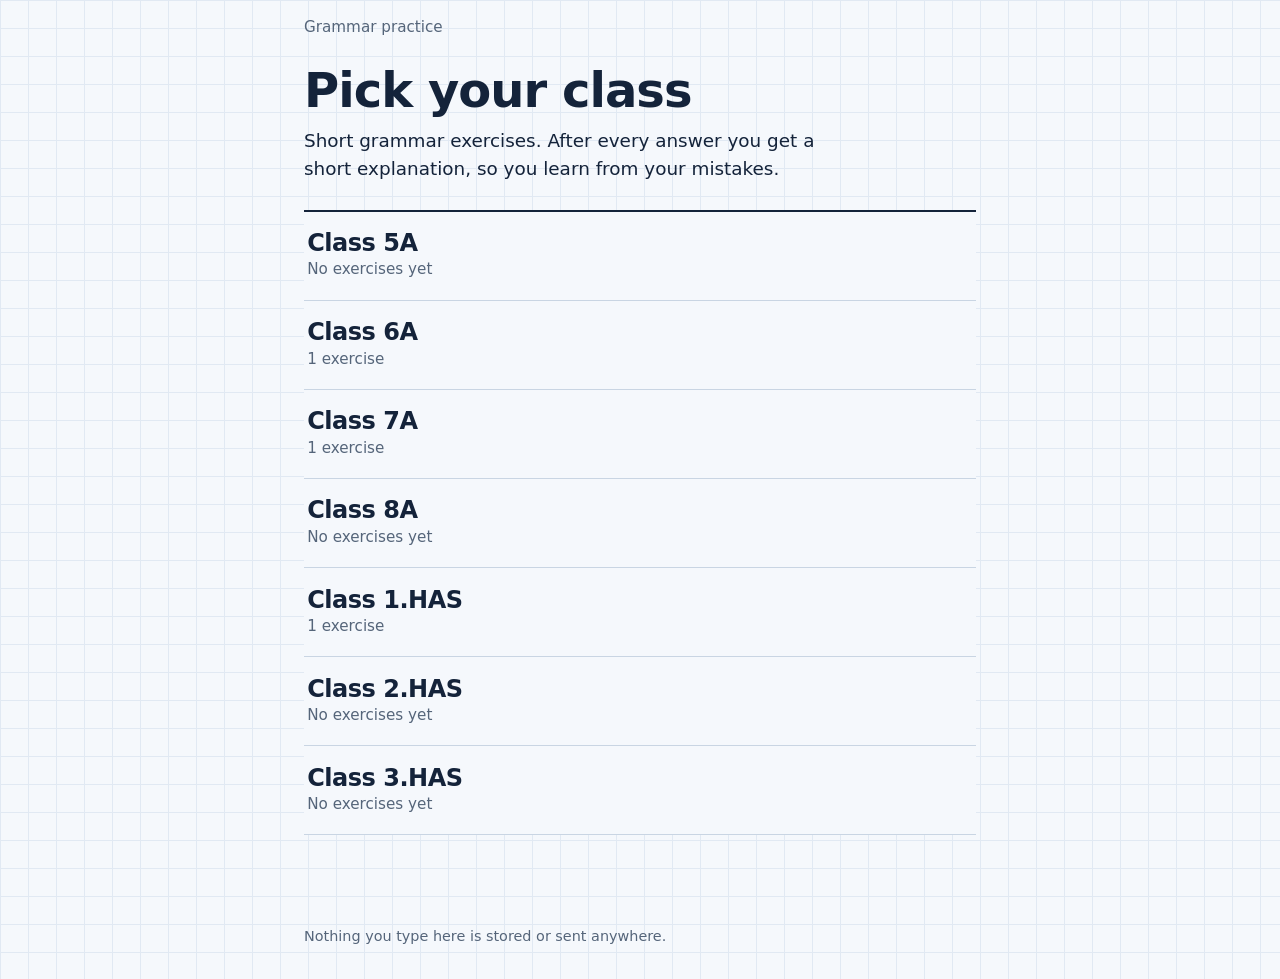
<file: index.html>
<!doctype html>
<html lang="en">
<head>
  <meta charset="utf-8">
  <meta name="viewport" content="width=device-width, initial-scale=1">
  <title>Grammar practice</title>
  <meta name="description" content="Short interactive grammar exercises with instant explanations.">
  <link rel="icon" href="data:,">
  <link rel="stylesheet" href="shared/style.css">
</head>
<body>
  <a class="skip" href="#app">Skip to the classes</a>
  <header class="top">
    <span class="brand">Grammar practice</span>
  </header>
  <main id="app" tabindex="-1">
    <h1>Pick your class</h1>
    <p class="lede">Short grammar exercises. After every answer you get a short explanation, so you learn from your mistakes.</p>
    <ul class="topic-list" id="classes"></ul>
    <noscript><p>These exercises need JavaScript. Please turn it on in your browser.</p></noscript>
  </main>
  <footer>Nothing you type here is stored or sent anywhere.</footer>
  <script src="topics.js"></script>
  <script src="shared/hub.js"></script>
  <script>window.PracticeHub.renderClasses(document.getElementById("classes"));</script>
</body>
</html>
</file>
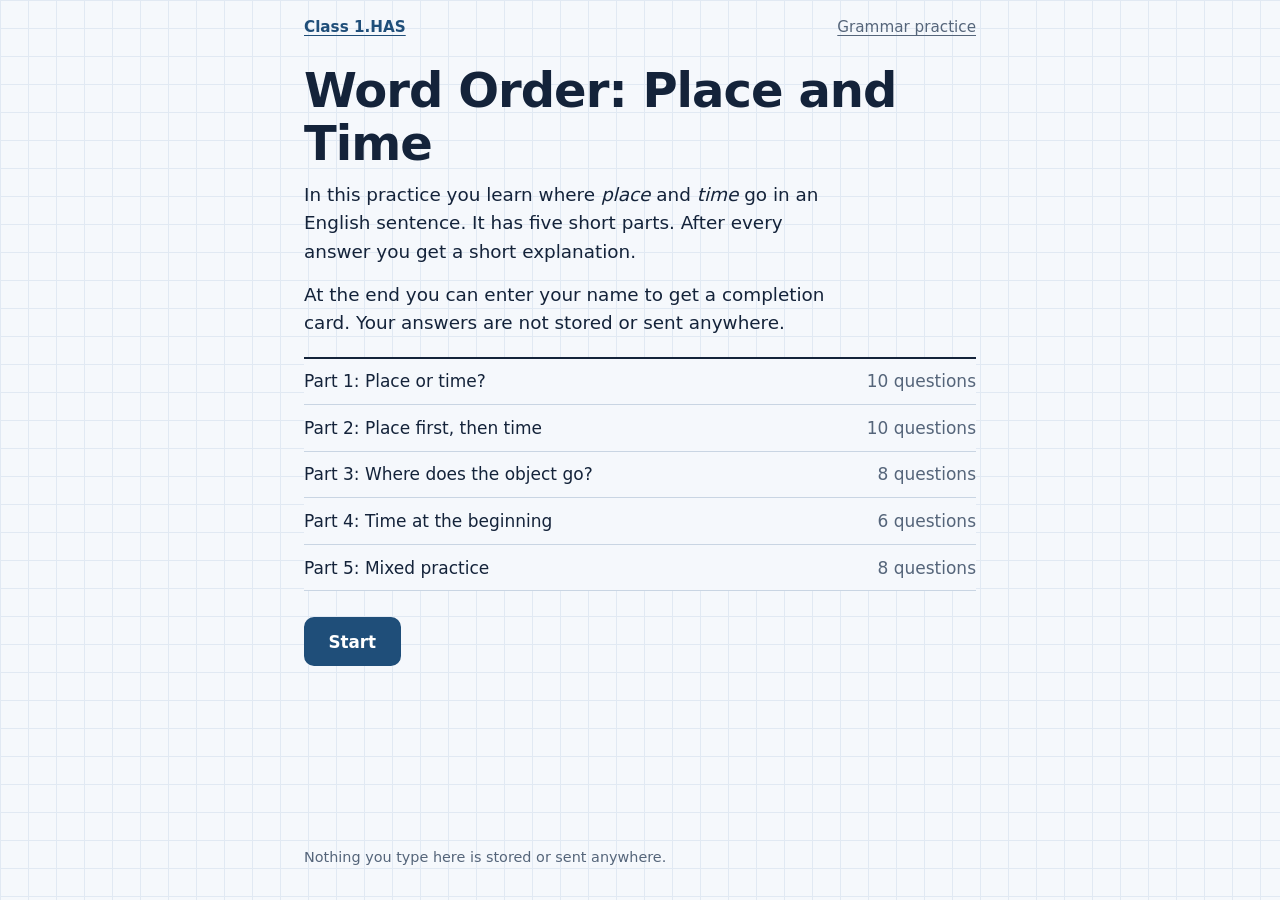
<file: 1has-word-order-1/index.html>
<!doctype html>
<html lang="en">
<head>
  <meta charset="utf-8">
  <meta name="viewport" content="width=device-width, initial-scale=1">
  <title>Word Order: Place and Time</title>
  <meta name="description" content="Interactive practice for English word order: place before time.">
  <link rel="icon" href="data:,">
  <link rel="stylesheet" href="../shared/style.css">
</head>
<body>
  <a class="skip" href="#app">Skip to the exercise</a>
  <header class="top">
    <a href="../class.html?c=1.HAS">Class 1.HAS</a>
    <a class="brand" href="../index.html">Grammar practice</a>
  </header>
  <main id="app" tabindex="-1">
    <noscript><p>This exercise needs JavaScript. Please turn it on in your browser.</p></noscript>
  </main>
  <footer>Nothing you type here is stored or sent anywhere.</footer>
  <script src="../shared/code.js"></script>
  <script src="data.js"></script>
  <script src="../shared/engine.js"></script>
</body>
</html>
</file>
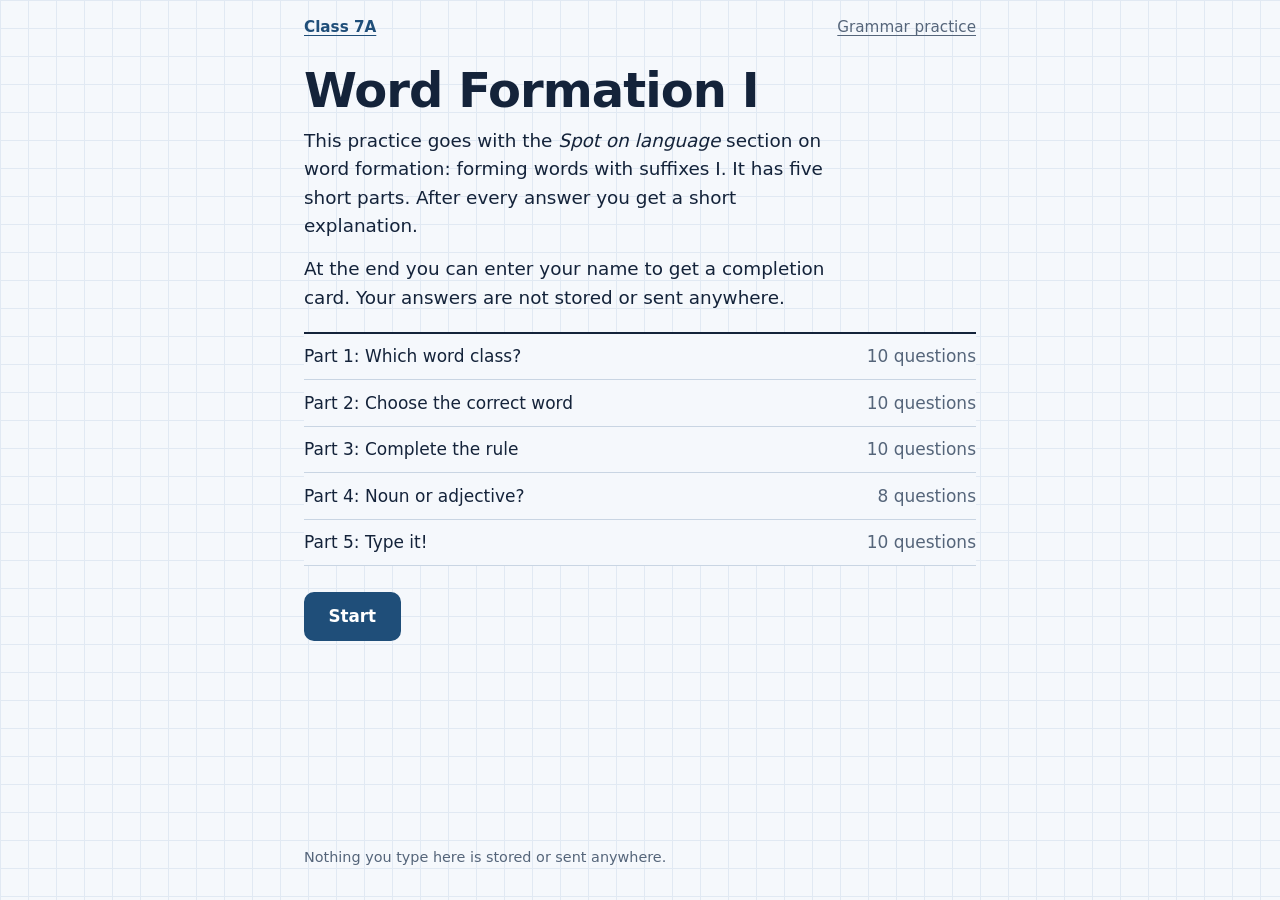
<file: 7a-word-formation-1/index.html>
<!doctype html>
<html lang="en">
<head>
  <meta charset="utf-8">
  <meta name="viewport" content="width=device-width, initial-scale=1">
  <title>Word Formation I: practice</title>
  <meta name="description" content="Interactive practice: forming words with suffixes.">
  <link rel="icon" href="data:,">
  <link rel="stylesheet" href="../shared/style.css">
</head>
<body>
  <a class="skip" href="#app">Skip to the exercise</a>
  <header class="top">
    <a href="../class.html?c=7A">Class 7A</a>
    <a class="brand" href="../index.html">Grammar practice</a>
  </header>
  <main id="app" tabindex="-1">
    <noscript><p>This exercise needs JavaScript. Please turn it on in your browser.</p></noscript>
  </main>
  <footer>Nothing you type here is stored or sent anywhere.</footer>
  <script src="../shared/code.js"></script>
  <script src="data.js"></script>
  <script src="../shared/engine.js"></script>
</body>
</html>
</file>
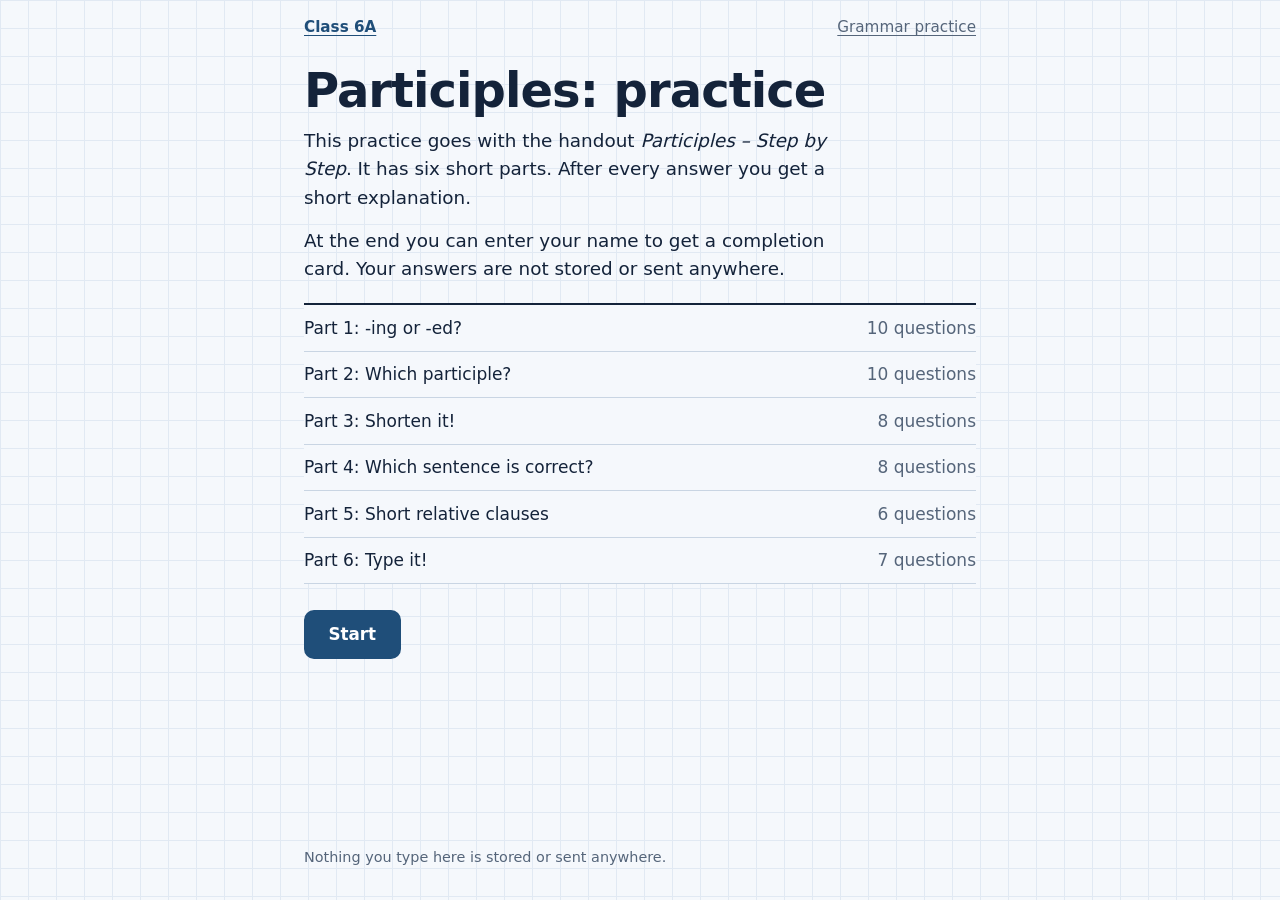
<file: participles/index.html>
<!doctype html>
<html lang="en">
<head>
  <meta charset="utf-8">
  <meta name="viewport" content="width=device-width, initial-scale=1">
  <title>Participles: practice</title>
  <meta name="description" content="Interactive practice for participles: -ing and -ed adjectives, participle clauses and short relative clauses.">
  <link rel="icon" href="data:,">
  <link rel="stylesheet" href="../shared/style.css">
</head>
<body>
  <a class="skip" href="#app">Skip to the exercise</a>
  <header class="top">
    <a href="../class.html?c=6A">Class 6A</a>
    <a class="brand" href="../index.html">Grammar practice</a>
  </header>
  <main id="app" tabindex="-1">
    <noscript><p>This exercise needs JavaScript. Please turn it on in your browser.</p></noscript>
  </main>
  <footer>Nothing you type here is stored or sent anywhere.</footer>
  <script src="../shared/code.js"></script>
  <script src="data.js"></script>
  <script src="../shared/engine.js"></script>
</body>
</html>
</file>
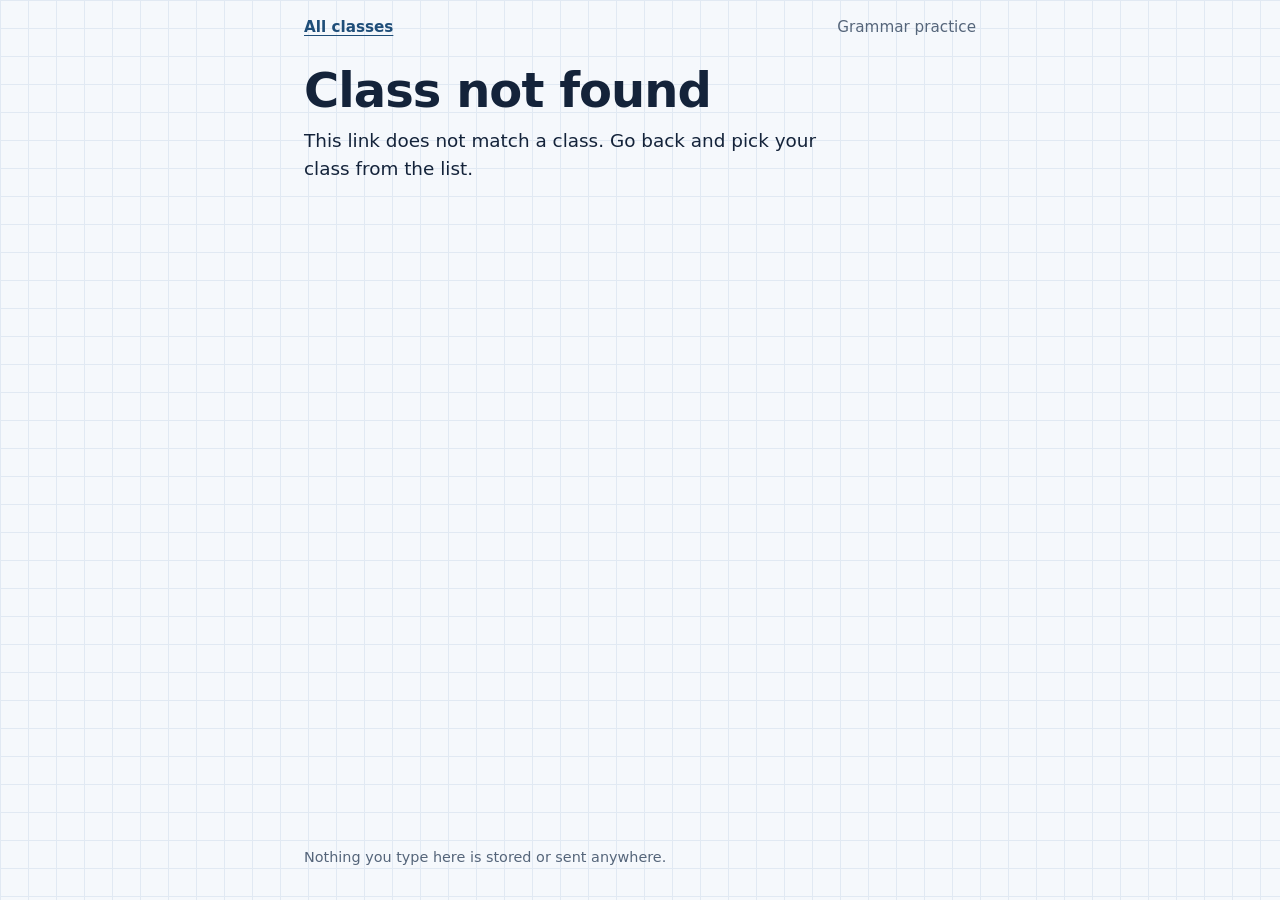
<file: class.html>
<!doctype html>
<html lang="en">
<head>
  <meta charset="utf-8">
  <meta name="viewport" content="width=device-width, initial-scale=1">
  <title>Grammar practice: exercises</title>
  <link rel="icon" href="data:,">
  <link rel="stylesheet" href="shared/style.css">
</head>
<body>
  <a class="skip" href="#app">Skip to the exercises</a>
  <header class="top">
    <a href="index.html">All classes</a>
    <span class="brand">Grammar practice</span>
  </header>
  <main id="app" tabindex="-1">
    <h1 id="heading">Exercises</h1>
    <p class="lede" id="lede"></p>
    <ul class="topic-list" id="topics"></ul>
    <noscript><p>These exercises need JavaScript. Please turn it on in your browser.</p></noscript>
  </main>
  <footer>Nothing you type here is stored or sent anywhere.</footer>
  <script src="topics.js"></script>
  <script src="shared/hub.js"></script>
  <script>
    (function () {
      var hub = window.PracticeHub;
      var cls = hub.currentClass();
      var heading = document.getElementById("heading");
      var lede = document.getElementById("lede");
      var list = document.getElementById("topics");
      if (!cls) {
        heading.textContent = "Class not found";
        lede.textContent = "This link does not match a class. Go back and pick your class from the list.";
        return;
      }
      document.title = cls.title + ": grammar practice";
      heading.textContent = cls.title;
      hub.renderTopics(list, cls.id);
      lede.textContent = list.children.length
        ? "Pick an exercise. After every answer you get a short explanation, so you learn from your mistakes."
        : "There are no exercises for this class yet.";
    })();
  </script>
</body>
</html>
</file>
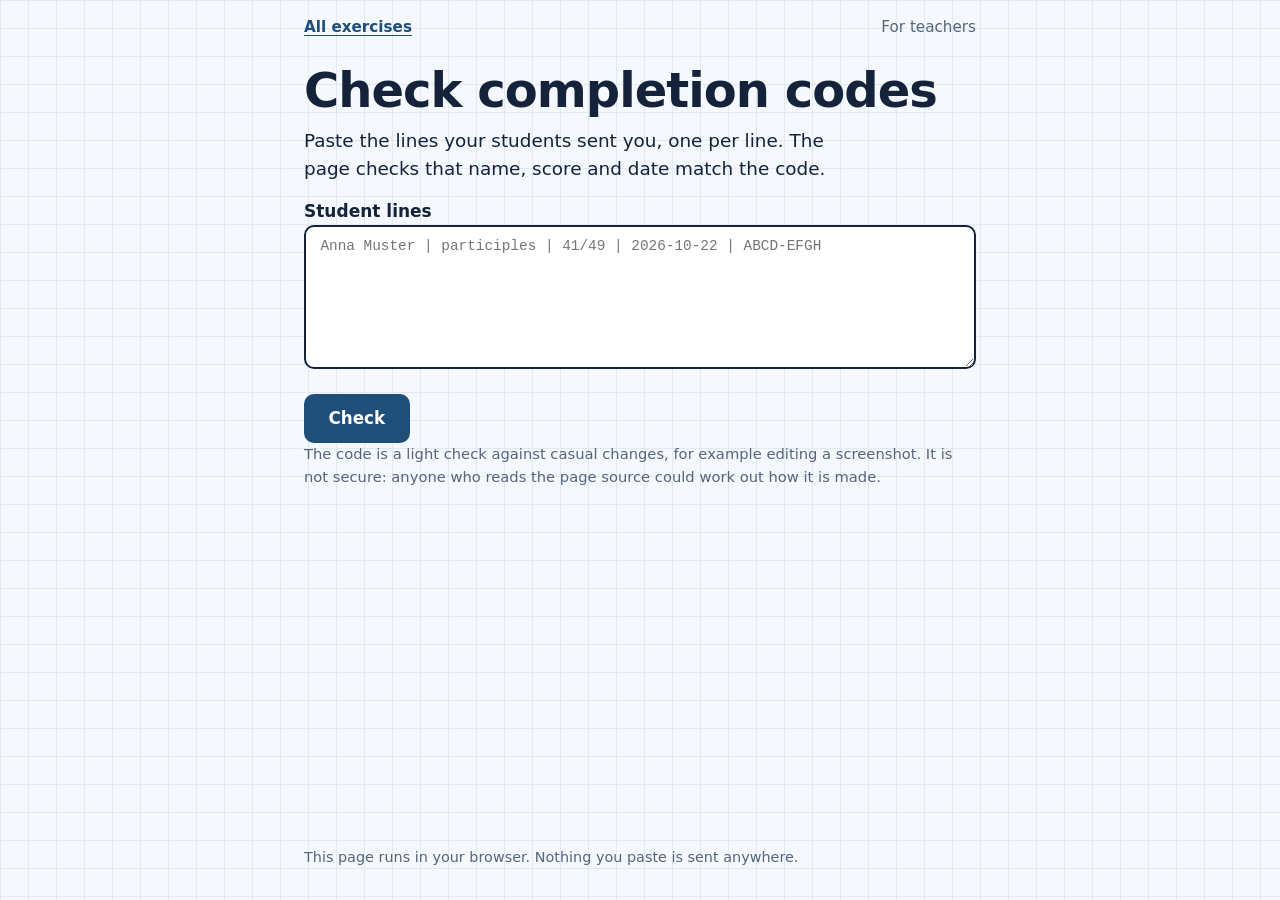
<file: verify.html>
<!doctype html>
<html lang="en">
<head>
  <meta charset="utf-8">
  <meta name="viewport" content="width=device-width, initial-scale=1">
  <title>Check completion codes</title>
  <meta name="robots" content="noindex">
  <link rel="icon" href="data:,">
  <link rel="stylesheet" href="shared/style.css">
</head>
<body>
  <a class="skip" href="#app">Skip to the checker</a>
  <header class="top">
    <a href="index.html">All exercises</a>
    <span class="brand">For teachers</span>
  </header>
  <main id="app" tabindex="-1">
    <h1>Check completion codes</h1>
    <p class="lede">Paste the lines your students sent you, one per line. The page checks that name, score and date match the code.</p>
    <label for="paste"><strong>Student lines</strong></label>
    <textarea class="paste" id="paste" spellcheck="false" placeholder="Anna Muster | participles | 41/49 | 2026-10-22 | ABCD-EFGH"></textarea>
    <div class="actions"><button type="button" class="btn" id="go">Check</button></div>
    <div id="out" role="status"></div>
    <p class="fine">The code is a light check against casual changes, for example editing a screenshot. It is not secure: anyone who reads the page source could work out how it is made.</p>
  </main>
  <footer>This page runs in your browser. Nothing you paste is sent anywhere.</footer>
  <script src="topics.js"></script>
  <script src="shared/code.js"></script>
  <script>
    (function () {
      var Code = window.PracticeCode;
      var titles = {};
      (window.TOPICS || []).forEach(function (t) { titles[t.id] = t.title + " (" + t.class + ")"; });

      function cell(text, cls) {
        var td = document.createElement("td");
        td.textContent = text;
        if (cls) td.className = cls;
        return td;
      }

      document.getElementById("go").addEventListener("click", function () {
        var out = document.getElementById("out");
        out.textContent = "";
        var lines = document.getElementById("paste").value.split(/\r?\n/).filter(function (l) { return l.trim(); });
        if (!lines.length) { out.textContent = "Paste at least one line first."; return; }

        var table = document.createElement("table");
        table.className = "results";
        var head = document.createElement("tr");
        ["Name", "Exercise", "Score", "Date", "Check"].forEach(function (t) {
          var th = document.createElement("th");
          th.textContent = t;
          head.appendChild(th);
        });
        table.appendChild(head);

        lines.forEach(function (l) {
          var tr = document.createElement("tr");
          var p = Code.parse(l);
          if (!p) {
            tr.appendChild(cell(l));
            var td = cell("Could not read this line (expected: name | exercise | score | date | code)", "status-no");
            td.colSpan = 4;
            tr.appendChild(td);
          } else {
            var ok = Code.check(p);
            tr.appendChild(cell(p.name));
            tr.appendChild(cell(titles[p.topic] || p.topic));
            tr.appendChild(cell(p.score + " of " + p.total));
            tr.appendChild(cell(p.date.split("-").reverse().join(".")));
            tr.appendChild(cell(ok ? "✓ Code matches" : "✗ Does not match", ok ? "status-ok" : "status-no"));
          }
          table.appendChild(tr);
        });
        out.appendChild(table);
      });
    })();
  </script>
</body>
</html>
</file>
<file: shared/style.css>
/* Grammar practice – shared styles.
   Look: squared exercise-book paper, navy ink, highlighter gaps, teacher-pen marks.
   No external fonts or requests on purpose (works offline, nothing is sent anywhere). */

:root {
  color-scheme: light dark;
  --paper: #f5f8fc;
  --grid: #e1e9f3;
  --sheet: #ffffff;
  --ink: #14233a;
  --muted: #55657a;
  --line: #c9d5e3;
  --pen: #1f4e79;          /* buttons, borders */
  --pen-strong: #173a5c;   /* hover */
  --link: #1f4e79;
  --on-pen: #ffffff;
  --soft: #e6eef7;
  --mark: #ffe45c;         /* highlighter */
  --good: #137a41;
  --good-bg: #dff3e6;
  --good-line: #78c496;
  --bad: #b8312b;
  --bad-bg: #fbe5e2;
  --bad-line: #e8998f;
  --sans: "Avenir Next", "Segoe UI Variable Text", "Segoe UI", system-ui, -apple-system, Roboto, "Helvetica Neue", Arial, sans-serif;
  --mono: ui-monospace, "SF Mono", "Cascadia Mono", Consolas, "Liberation Mono", monospace;
}

@media (prefers-color-scheme: dark) {
  :root {
    --paper: #0e1621;
    --grid: #172334;
    --sheet: #152030;
    --ink: #e8eef5;
    --muted: #9db0c4;
    --line: #2c3c52;
    --pen: #2f6aa3;
    --pen-strong: #3a7cba;
    --link: #8cc0f0;
    --soft: #1b2a3d;
    --mark: #6b5c12;
    --good: #75d69f;
    --good-bg: #13301f;
    --good-line: #2f6f4a;
    --bad: #ff9f95;
    --bad-bg: #3a1b19;
    --bad-line: #7b3a35;
  }
}

* { box-sizing: border-box; }

html { -webkit-text-size-adjust: 100%; }

body {
  margin: 0;
  min-height: 100vh;
  display: flex;
  flex-direction: column;
  font-family: var(--sans);
  font-size: 1.0625rem;
  line-height: 1.55;
  color: var(--ink);
  background-color: var(--paper);
  background-image:
    linear-gradient(var(--grid) 1px, transparent 1px),
    linear-gradient(90deg, var(--grid) 1px, transparent 1px);
  background-size: 28px 28px;
}

.skip {
  position: absolute; left: -999px; top: 0;
  background: var(--ink); color: var(--paper); padding: .5rem .8rem; z-index: 10;
}
.skip:focus { left: .5rem; top: .5rem; }

.sr-only {
  position: absolute; width: 1px; height: 1px; margin: -1px; padding: 0;
  overflow: hidden; clip: rect(0 0 0 0); white-space: nowrap; border: 0;
}

/* ---------- page frame ---------- */
.top {
  width: 100%; max-width: 44rem; margin: 0 auto;
  padding: 1rem 1rem 0;
  display: flex; justify-content: space-between; align-items: baseline; gap: 1rem;
  font-size: .95rem;
}
.top a { color: var(--link); font-weight: 600; text-underline-offset: 3px; }
.top .brand, .top a.brand { color: var(--muted); font-weight: 400; }

main {
  width: 100%; max-width: 44rem; margin: 0 auto;
  padding: 1.5rem 1rem 3rem; flex: 1;
}
main:focus { outline: none; }

footer {
  width: 100%; max-width: 44rem; margin: 0 auto;
  padding: 1rem 1rem 2rem; color: var(--muted); font-size: .9rem;
}

h1, h2, h3 { line-height: 1.12; letter-spacing: -.02em; margin: 0 0 .6rem; font-weight: 800; }
h1 { font-size: clamp(2.1rem, 7vw, 3rem); }
h2 { font-size: clamp(1.6rem, 5vw, 2.1rem); }
h3 { font-size: 1.15rem; letter-spacing: -.01em; }
h1:focus, h2:focus, .instruction:focus { outline: none; }
p { margin: 0 0 .9rem; }
.nb { white-space: nowrap; }

:focus-visible { outline: 3px solid var(--link); outline-offset: 3px; border-radius: 6px; }

/* ---------- buttons ---------- */
.btn {
  font: inherit; font-weight: 700; font-size: 1.05rem;
  min-height: 3rem; padding: .6rem 1.4rem;
  border-radius: 10px; border: 2px solid var(--pen);
  background: var(--pen); color: var(--on-pen); cursor: pointer;
}
.btn:hover { background: var(--pen-strong); border-color: var(--pen-strong); }
.btn.secondary { background: transparent; color: var(--link); }
.btn.secondary:hover { background: var(--soft); }
.btn:disabled { opacity: .55; cursor: default; }
.actions { display: flex; flex-wrap: wrap; gap: .7rem; margin-top: 1.1rem; }

/* ---------- intro, part intro ---------- */
.lede { font-size: 1.15rem; max-width: 34rem; }
.part-list { margin: 1.2rem 0 1.6rem; padding: 0; list-style: none; border-top: 2px solid var(--ink); }
.part-list li {
  display: flex; justify-content: space-between; gap: 1rem;
  padding: .6rem 0; border-bottom: 1px solid var(--line); background: var(--paper);
}
.part-list .count { color: var(--muted); white-space: nowrap; }

.rule {
  background: var(--sheet); border: 2px solid var(--ink); border-radius: 10px;
  padding: 1rem 1.2rem .4rem; margin: 1rem 0 1.4rem; max-width: 36rem;
}
.rule h3 { margin-bottom: .5rem; }
.rule ul { margin: 0 0 .7rem; padding-left: 1.2rem; }
.rule li { margin-bottom: .35rem; }

/* ---------- progress ---------- */
.progress { margin-bottom: 1.6rem; }
.progress-label { color: var(--muted); font-size: .95rem; margin-bottom: .4rem; }
.bar { height: 6px; background: var(--line); border-radius: 3px; overflow: hidden; }
.bar .fill { height: 100%; background: var(--pen); }

/* ---------- the question ---------- */
.instruction { font-weight: 700; margin-bottom: .6rem; }
.q {
  font-size: clamp(1.3rem, 4.4vw, 1.75rem); line-height: 1.5; font-weight: 560;
  max-width: 34rem; margin-bottom: 1.4rem; letter-spacing: -.005em;
}
.gap {
  display: inline-block; min-width: 5.5ch; padding: 0 .35em; margin: 0 .1em;
  text-align: center; font-weight: 700;
  background: var(--mark); border-bottom: 3px solid var(--ink);
}
.gap.filled {
  color: var(--good); border-bottom-color: var(--good);
  background-image: linear-gradient(var(--good-bg), var(--good-bg));
  background-repeat: no-repeat; background-size: 100% 100%;
  animation: sweep .4s ease-out;
}
@keyframes sweep { from { background-size: 0% 100%; } to { background-size: 100% 100%; } }

.options { display: grid; gap: .65rem; max-width: 36rem; }
.options.short { grid-template-columns: repeat(auto-fit, minmax(11rem, 1fr)); }
@media (min-width: 30rem) {
  .options.four { grid-template-columns: repeat(2, 1fr); }
}
.opt {
  position: relative; display: flex; align-items: center; gap: .8rem;
  width: 100%; min-height: 3.3rem; padding: .7rem 3rem .7rem .9rem;
  font: inherit; font-size: 1.05rem; text-align: left; color: var(--ink);
  background: var(--sheet); border: 2px solid var(--line); border-radius: 10px; cursor: pointer;
}
.opt:hover:not(:disabled) { border-color: var(--pen); background: var(--soft); }
.opt:disabled { cursor: default; color: var(--ink); }
.opt .key {
  flex: none; display: grid; place-items: center; width: 1.7rem; height: 1.7rem;
  border: 1.5px solid var(--line); border-radius: 50%; font-size: .85rem; color: var(--muted);
}
.opt.correct { border-color: var(--good-line); background: var(--good-bg); }
.opt.wrong { border-color: var(--bad-line); background: var(--bad-bg); }
.opt.dim { opacity: .6; }
.opt.correct::after, .opt.wrong::after {
  position: absolute; right: .9rem; top: 50%; transform: translateY(-50%);
  font-size: 1.5rem; font-weight: 800; line-height: 1;
}
.opt.correct::after { content: "\2713"; color: var(--good); }
.opt.wrong::after { content: "\2717"; color: var(--bad); }

.typed { display: flex; flex-wrap: wrap; gap: .7rem; max-width: 36rem; }
.answer {
  flex: 1 1 14rem; min-height: 3.3rem; padding: .6rem .9rem;
  font: inherit; font-size: 1.15rem; color: var(--ink);
  background: var(--sheet); border: 2px solid var(--ink); border-radius: 10px;
}
.answer.ok { border-color: var(--good-line); background: var(--good-bg); }
.answer.no { border-color: var(--bad-line); background: var(--bad-bg); }

.feedback {
  max-width: 36rem; margin-top: 1.2rem; padding: .9rem 1.1rem .3rem;
  border-left: 6px solid; border-radius: 0 10px 10px 0; background: var(--sheet);
}
.feedback.ok { border-color: var(--good); background: var(--good-bg); }
.feedback.no { border-color: var(--bad); background: var(--bad-bg); }
.fb-head { font-weight: 800; font-size: 1.1rem; margin-bottom: .4rem; }
.feedback.ok .fb-head { color: var(--good); }
.feedback.no .fb-head { color: var(--bad); }

/* ---------- results ---------- */
.score { font-size: clamp(3rem, 14vw, 5rem); font-weight: 800; letter-spacing: -.03em; line-height: 1; margin: .2rem 0 .4rem; }
.score small { font-size: .4em; font-weight: 600; color: var(--muted); letter-spacing: 0; }
.part-scores { list-style: none; margin: 1rem 0 1.6rem; padding: 0; max-width: 30rem; border-top: 2px solid var(--ink); }
.part-scores li { display: flex; justify-content: space-between; padding: .45rem 0; border-bottom: 1px solid var(--line); background: var(--paper); }

.mistakes { margin: 1.4rem 0; padding: 0; list-style: none; max-width: 38rem; }
.mistakes > li { background: var(--sheet); border: 1px solid var(--line); border-radius: 10px; padding: .9rem 1.1rem .4rem; margin-bottom: .8rem; }
.m-q { font-weight: 600; }
.m-given { color: var(--muted); font-size: .95rem; }
.m-right { color: var(--good); }
.m-right strong { color: inherit; }

.name-form { max-width: 36rem; margin: 2rem 0 1rem; padding-top: 1.2rem; border-top: 2px solid var(--ink); }
.name-form label { display: block; font-weight: 700; margin-bottom: .4rem; }
.form-msg { min-height: 1.4rem; color: var(--bad); font-size: .95rem; margin: .5rem 0 0; }

.completion {
  max-width: 28rem; margin: 1.4rem 0 .8rem; padding: 1.2rem 1.4rem .6rem;
  background: var(--sheet); border: 2px solid var(--ink); border-radius: 6px;
  outline: 2px dashed var(--line); outline-offset: -9px;
}
.completion h2 { margin-bottom: .2rem; }
.completion dl { display: grid; grid-template-columns: auto 1fr; gap: .2rem 1.2rem; margin: 1rem 0; }
.completion dt { color: var(--muted); }
.completion dd { margin: 0; font-weight: 700; }
.completion .code { font-family: var(--mono); font-size: 1.2rem; letter-spacing: .06em; }
.fine { color: var(--muted); font-size: .92rem; }
.line {
  display: block; margin: 0 0 .9rem; padding: .5rem .7rem; font-family: var(--mono); font-size: .85rem;
  background: var(--soft); border-radius: 6px; overflow-wrap: anywhere;
}
.copy-msg { color: var(--good); font-weight: 600; min-height: 1.4rem; }

/* ---------- hub ---------- */
.topic-list { list-style: none; margin: 1.6rem 0; padding: 0; border-top: 2px solid var(--ink); }
.topic-list:empty { display: none; }
.topic-list li { border-bottom: 1px solid var(--line); }
.topic-list a {
  display: block; padding: 1.1rem .2rem; color: inherit; text-decoration: none; background: var(--paper);
}
.topic-list a:hover .topic-title { background: var(--mark); }
.topic-title { font-size: 1.5rem; font-weight: 800; letter-spacing: -.02em; line-height: 1.2; }
.topic-desc { margin: .3rem 0 .2rem; max-width: 34rem; }
.topic-meta { color: var(--muted); font-size: .95rem; margin: 0; }

/* ---------- verify page ---------- */
textarea.paste {
  width: 100%; min-height: 9rem; padding: .7rem .9rem; font-family: var(--mono); font-size: .9rem;
  color: var(--ink); background: var(--sheet); border: 2px solid var(--ink); border-radius: 10px;
}
table.results { width: 100%; border-collapse: collapse; margin: 1.2rem 0 1rem; background: var(--sheet); }
table.results th, table.results td { text-align: left; padding: .5rem .6rem; border-bottom: 1px solid var(--line); vertical-align: top; }
table.results th { border-bottom: 2px solid var(--ink); }
.status-ok { color: var(--good); font-weight: 800; }
.status-no { color: var(--bad); font-weight: 800; }

@media (prefers-reduced-motion: reduce) {
  .gap.filled { animation: none; }
}

@media print {
  body { background: #fff; color: #000; }
  .top, footer, .skip, .no-print { display: none !important; }
  main { padding: 0; }
  .completion { margin: 0; outline: none; border-color: #000; }
}
</file>
